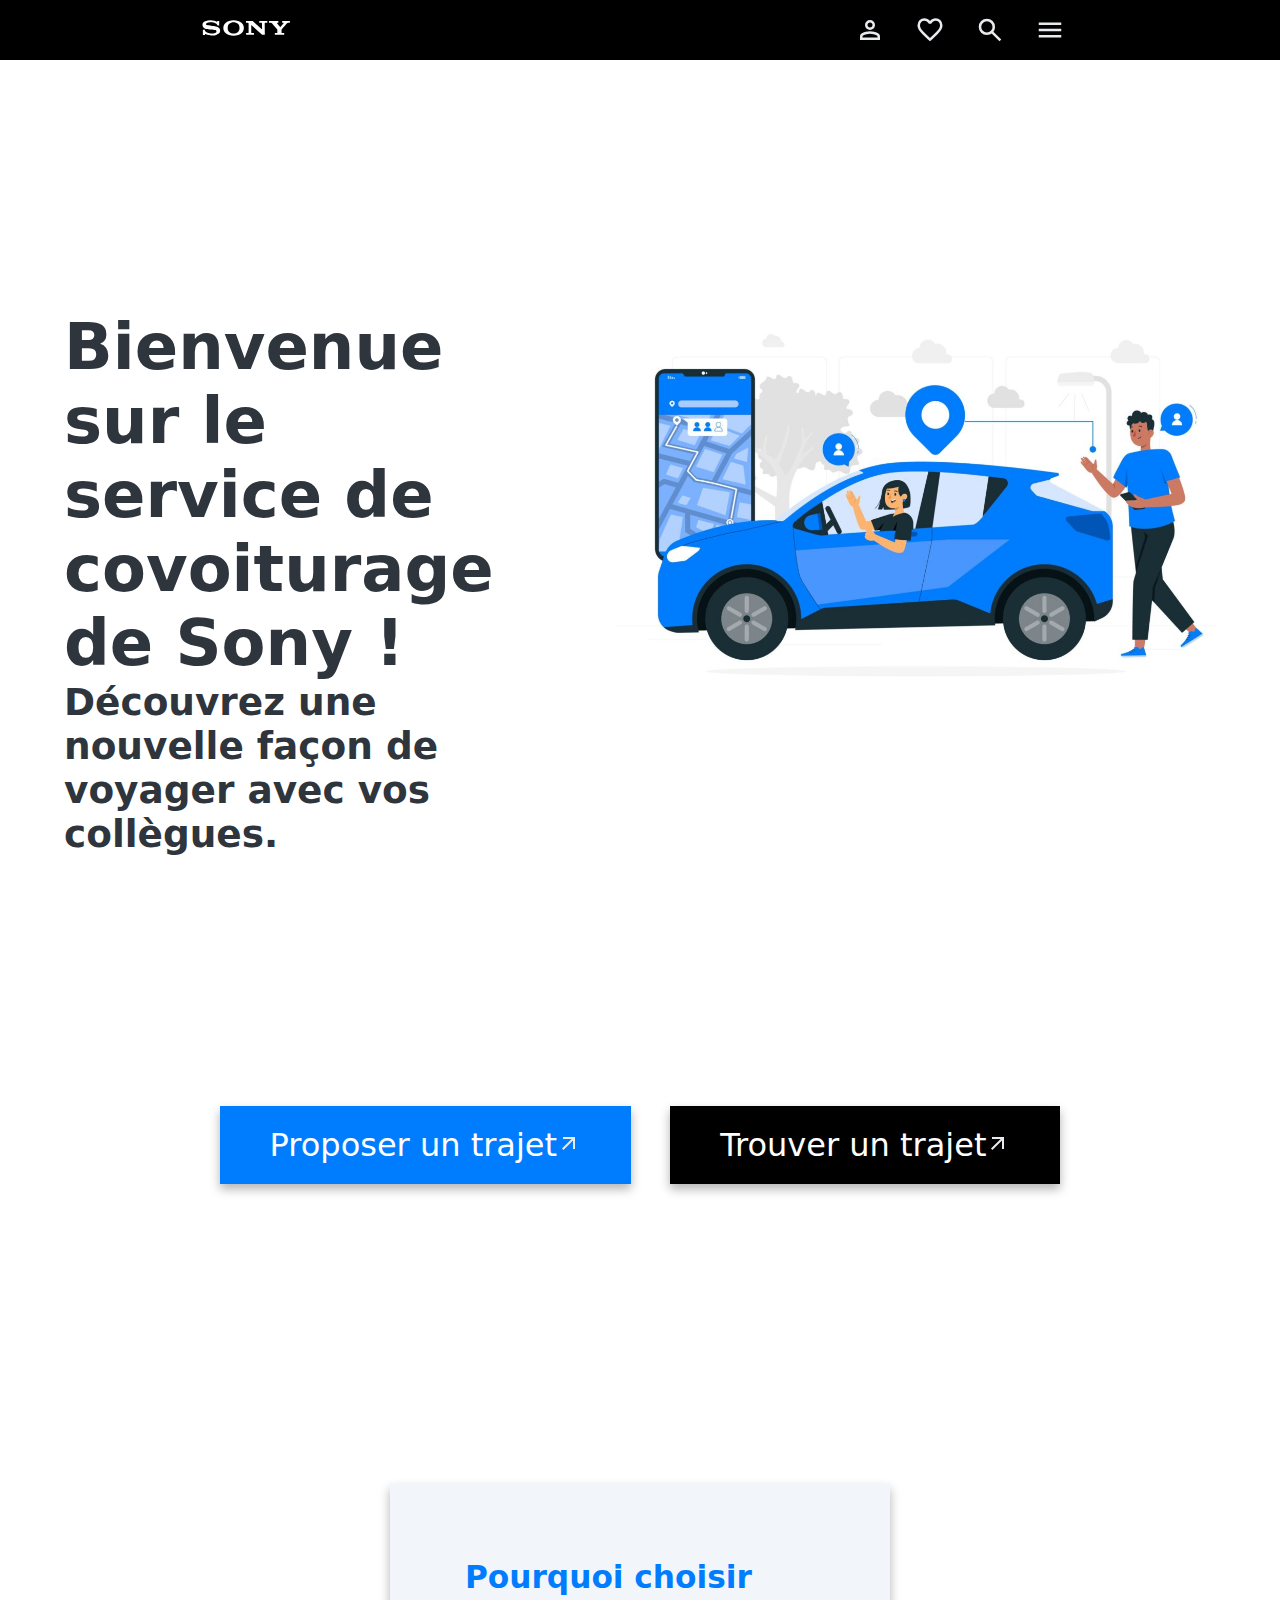
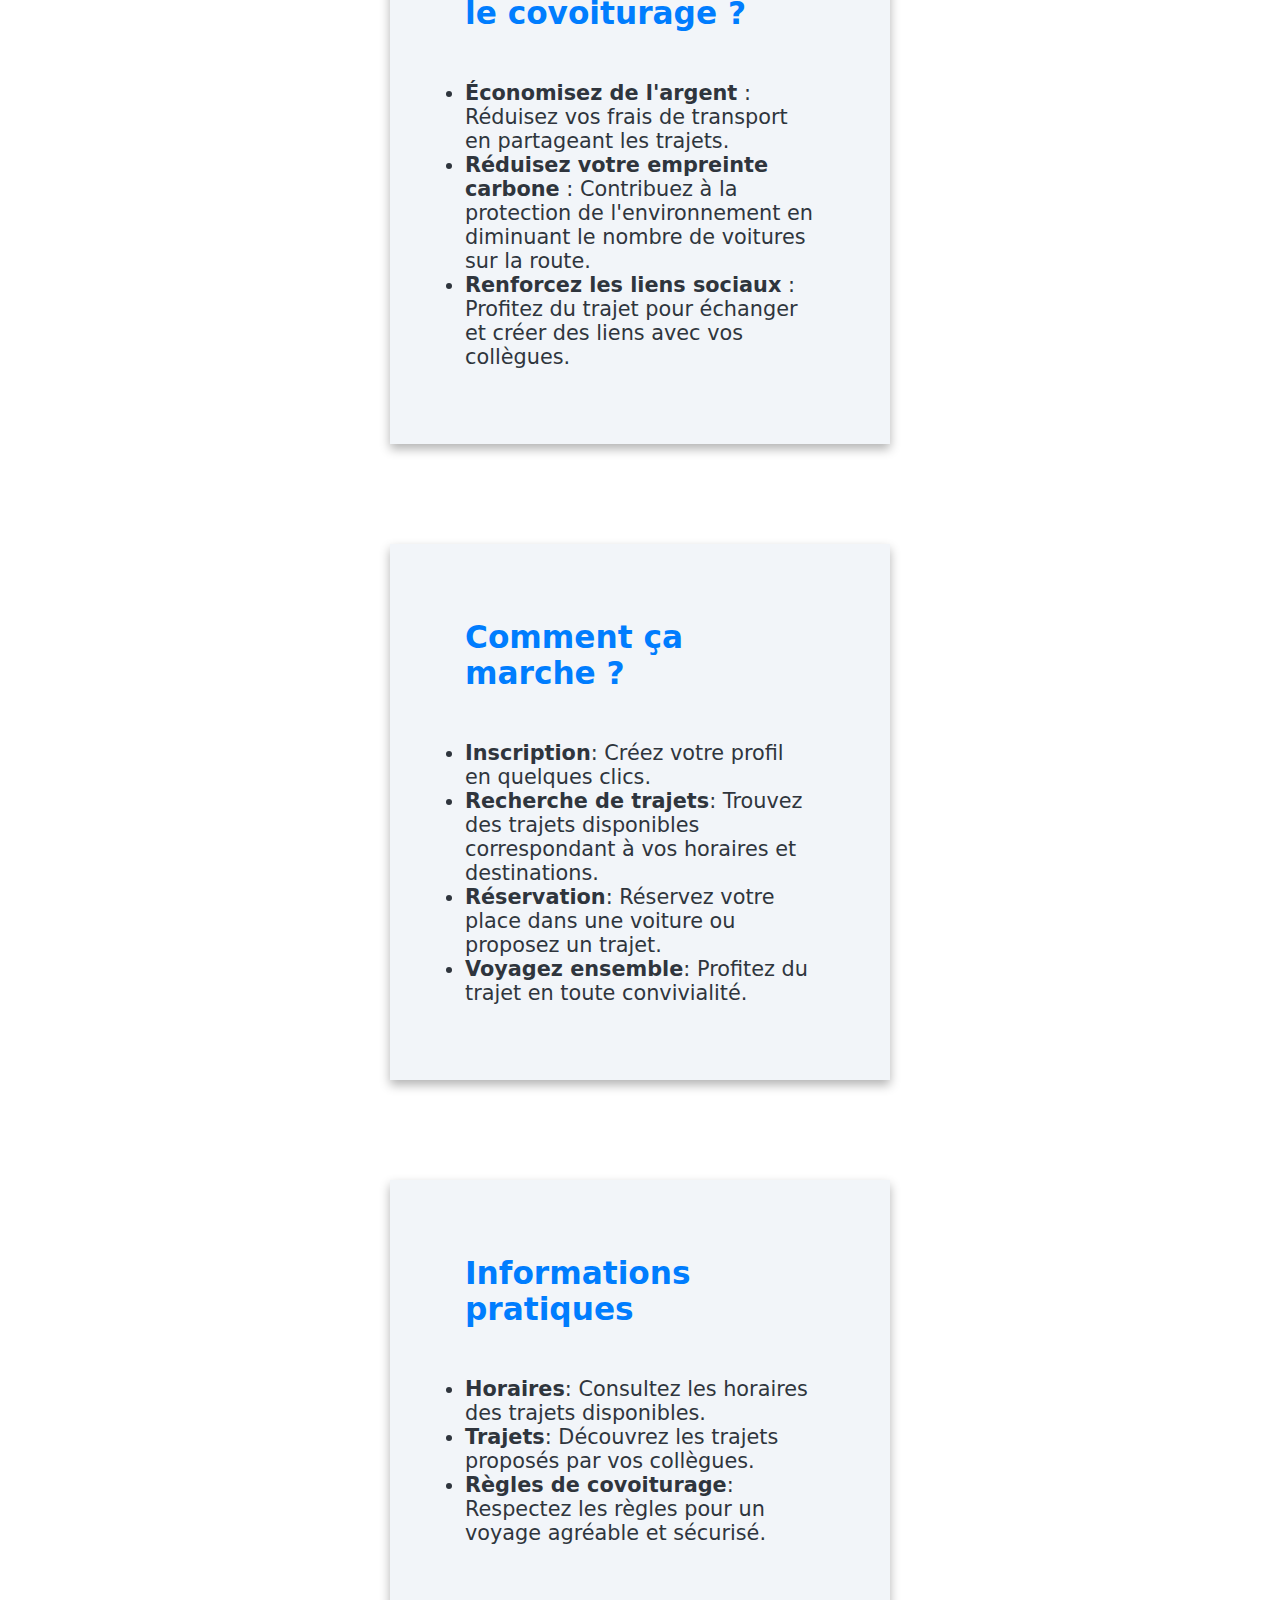
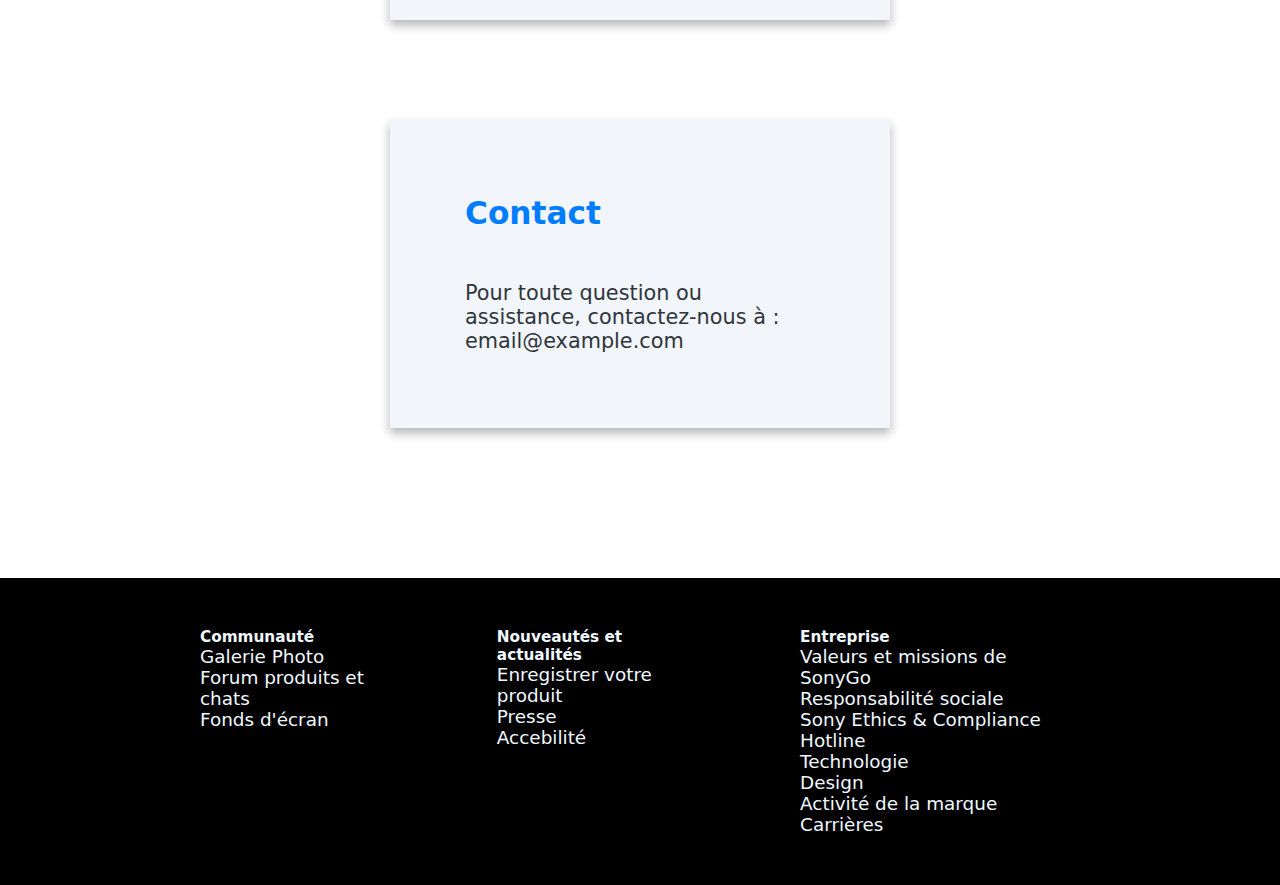
<file: index.html>
<!DOCTYPE html>
<html lang="fr">
<head>
    <meta charset="UTF-8">
    <meta name="viewport" content="width=device-width, initial-scale=1.0">
    <title>SonyGo</title>
    <link rel="stylesheet" href="css/style.css">
    <link rel="stylesheet" href="css/navBarre.css">
    <link rel="icon" href="img/png/logo1-removebg-preview.png">
</head>
<body>
    <header class="navbarre">
        <div class="logo">
            <a href="index.html"><img src="img/svg/sony-logo.svg" alt="Logo SonyGo"></a>
        </div>
        <div class="lien">
            <a href="connexion.html"><img src="img/svg/person_24dp_E8EAED_FILL0_wght400_GRAD0_opsz24.svg" alt="Profil"></a>
            <a href="Favorie"><img src="img/svg/favorite_24dp_E8EAED_FILL0_wght400_GRAD0_opsz24.svg" alt="Favorie"></a>
            <a href="Recherche"><img src="img/svg/search_24dp_E8EAED_FILL0_wght400_GRAD0_opsz24.svg" alt="Recherche"></a>
            <a href="Menu"><img src="img/svg/menu_24dp_E8EAED_FILL0_wght400_GRAD0_opsz24.svg" alt="Menu"></a>
        </div>
    </header>

    <main>
        <header>
            <div>
                <h1>Bienvenue sur le service de covoiturage de Sony !</h1>
                <h3>Découvrez une nouvelle façon de voyager avec vos collègues.</h3>
            </div>
                <img class="photo" src="img/jpeg/cocovoit.jpg" alt="">
        </header>
        <div class="btnNav">
            <a href="proposerTrajet.html">Proposer un trajet<img src="img/svg/arrow_outward_24dp_E8EAED_FILL0_wght400_GRAD0_opsz24.svg" alt=""></a>
            <a href="trouverTrajet.html">Trouver un trajet<img src="img/svg/arrow_outward_24dp_E8EAED_FILL0_wght400_GRAD0_opsz24.svg" alt=""></a>
        </div>
        <div class="ensembleCarte">
            <section>
                <div class="contenu">
                    <h2>Pourquoi choisir le covoiturage ?</h2>
                    <ul>
                        <li><b>Économisez de l'argent</b> : Réduisez vos frais de transport en partageant les trajets.</li>
                        <li><b>Réduisez votre empreinte carbone</b> : Contribuez à la protection de l'environnement en diminuant le nombre de voitures sur la route.</li>
                        <li><b>Renforcez les liens sociaux</b> : Profitez du trajet pour échanger et créer des liens avec vos collègues.</li>
                    </ul>
                </div>
            </section>
            <section>
                <div class="contenu">
                    <h2>Comment ça marche ?</h2>
                    <ul>
                        <li><b>Inscription</b>: Créez votre profil en quelques clics.</li>
                        <li><b>Recherche de trajets</b>: Trouvez des trajets disponibles correspondant à vos horaires et destinations.</li>
                        <li><b>Réservation</b>: Réservez votre place dans une voiture ou proposez un trajet.</li>
                        <li><b>Voyagez ensemble</b>: Profitez du trajet en toute convivialité.</li>
                    </ul>
                </div>
            </section>
            <section>
                <div class="contenu">
                    <h2>Informations pratiques</h2>
                    <ul>
                        <li><b>Horaires</b>: Consultez les horaires des trajets disponibles.</li>
                        <li><b>Trajets</b>: Découvrez les trajets proposés par vos collègues.</li>
                        <li><b>Règles de covoiturage</b>: Respectez les règles pour un voyage agréable et sécurisé.</li>
                    </ul>
                </div>
            </section>
            <section>
                <div class="contenu">
                    <h2>Contact</h2>
                    <p>Pour toute question ou assistance, contactez-nous à : email@example.com</p>
                </div>
            </section>
        </div>
    </main>
    <footer>
        <section>
            <h5>Communauté</h5>
            <ul>
                <li>Galerie Photo</li>
                <li>Forum produits et chats</li>
                <li>Fonds d'écran</li>
            </ul>
        </section>
        <section>
            <h5>Nouveautés et actualités</h5>
            <ul>
                <li>Enregistrer votre produit</li>
                <li>Presse</li>
                <li>Accebilité</li>
            </ul>
        </section>
        <section>
            <h5>Entreprise</h5>
            <ul>
                <li>Valeurs et missions de SonyGo</li>
                <li>Responsabilité sociale</li>
                <li>Sony Ethics & Compliance Hotline</li>
                <li>Technologie</li>
                <li>Design</li>
                <li>Activité de la marque</li>
                <li>Carrières</li>
            </ul>
        </section>
    </footer>
</body>
</html>
</file>
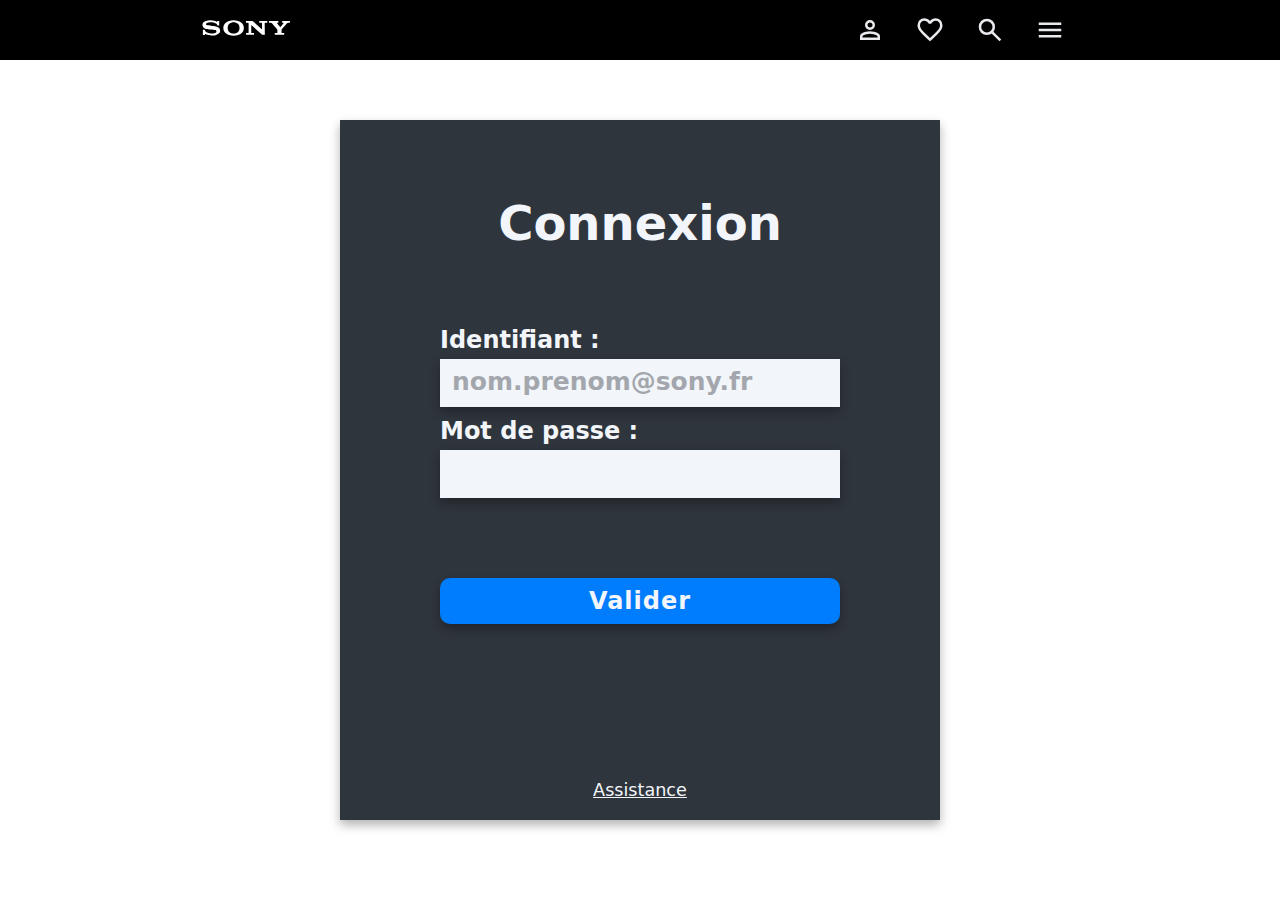
<file: connexion.html>
<!DOCTYPE html>
<html lang="fr">
<head>
    <meta charset="UTF-8">
    <meta name="viewport" content="width=device-width, initial-scale=1.0">
    <title>SonyGo</title>
    <link rel="stylesheet" href="css/navBarre.css">
    <link rel="stylesheet" href="css/connexion.css">
    <link rel="icon" href="img/png/logo1-removebg-preview.png">
</head>
<body>
    <header class="navbarre">
        <div class="logo">
            <a href="index.html"><img src="img/svg/sony-logo.svg" alt="Logo SonyGo"></a>
        </div>
        <div class="lien">
            <a href="connexion.html"><img src="img/svg/person_24dp_E8EAED_FILL0_wght400_GRAD0_opsz24.svg" alt="Profil"></a>
            <a href="Favorie"><img src="img/svg/favorite_24dp_E8EAED_FILL0_wght400_GRAD0_opsz24.svg" alt="Favorie"></a>
            <a href="Recherche"><img src="img/svg/search_24dp_E8EAED_FILL0_wght400_GRAD0_opsz24.svg" alt="Recherche"></a>
            <a href="Menu"><img src="img/svg/menu_24dp_E8EAED_FILL0_wght400_GRAD0_opsz24.svg" alt="Menu"></a>
        </div>
    </header>
    <main>
        <div class="carte">
            <h2>Connexion</h2>
                <form method="get">
                    <label for="email">Identifiant :</label>
                    <input type="email" name="email" id="email" placeholder="nom.prenom@sony.fr" required>
                    <label for="mdp">Mot de passe :</label>
                    <input type="password" name="mdp" id="mpd" placeholder="" required>
                    <input type="submit" value="Valider">
                </form>    
            <a href="assistance">Assistance</a>
        </div>
    </main>
</body>
</file>
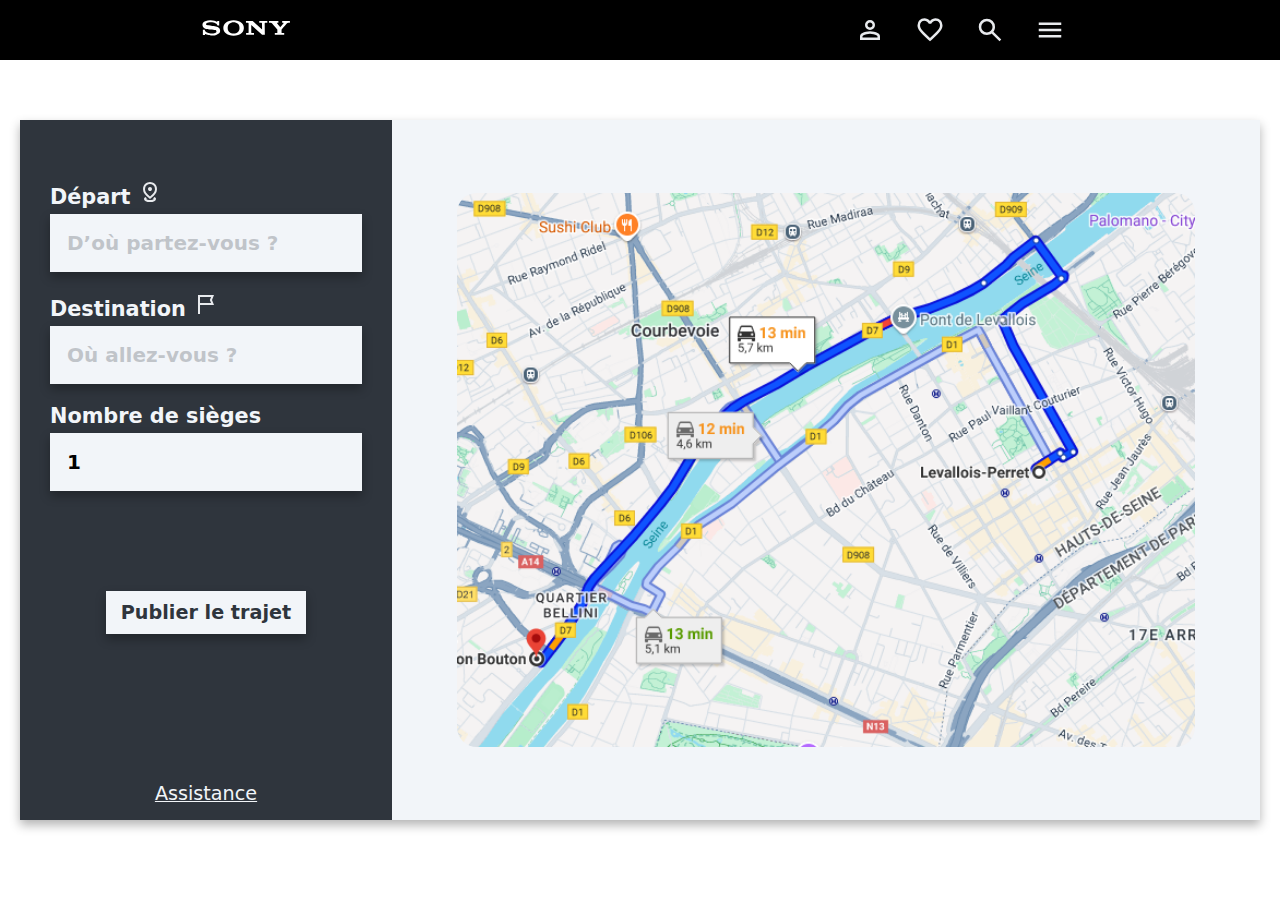
<file: proposerTrajet.html>
<!DOCTYPE html>
<html lang="fr">
<head>
    <meta charset="UTF-8">
    <meta name="viewport" content="width=device-width, initial-scale=1.0">
    <title>SonyGo</title>
    <link rel="stylesheet" href="css/navBarre.css">
    <link rel="stylesheet" href="css/proposerTrajet.css">
    <link rel="icon" href="img/png/logo1-removebg-preview.png">
</head>
<body>
    <header class="navbarre">
        <div class="logo">
            <a href="index.html"><img src="img/svg/sony-logo.svg" alt="Logo SonyGo"></a>
        </div>
        <div class="lien">
            <a href="connexion.html"><img src="img/svg/person_24dp_E8EAED_FILL0_wght400_GRAD0_opsz24.svg" alt="Profil"></a>
            <a href="Favorie"><img src="img/svg/favorite_24dp_E8EAED_FILL0_wght400_GRAD0_opsz24.svg" alt="Favorie"></a>
            <a href="Recherche"><img src="img/svg/search_24dp_E8EAED_FILL0_wght400_GRAD0_opsz24.svg" alt="Recherche"></a>
            <a href="Menu"><img src="img/svg/menu_24dp_E8EAED_FILL0_wght400_GRAD0_opsz24.svg" alt="Menu"></a>
        </div>
    </header>
        <main>
            <div class="contenu">
                <div class="gauche">
                    <form method="get">
                        <div class="inputStyle">
                            <label for="depart">Départ <img src="img/svg/distance_24dp_E8EAED_FILL0_wght400_GRAD0_opsz24.svg" alt=""></label>
                            <input name="depart" id="depart" type="text" placeholder="D’où partez-vous ?">
                        </div>
                        <div class="inputStyle">
                            <label for="destination">Destination <img src="img/svg/flag_2_24dp_E8EAED_FILL0_wght400_GRAD0_opsz24.svg" alt=""></label>
                            <input name="destination" id="destination" type="text" placeholder="Où allez-vous ?">
                        </div>
                        <div class="inputStyle">
                            <label for="siege">Nombre de sièges</label>
                            <input type="number" id="siege" name="siege" min="1" max="7" value="1">
                        </div>
                    </form>
                    <button>Publier le trajet</button>
                    <a href="">Assistance</a>
                </div>
                <div class="droite">
                    <img src="img/png/exempleTrajet.png" alt="trajet ">
                </div>
            </div>
        </main>
</body>
</file>
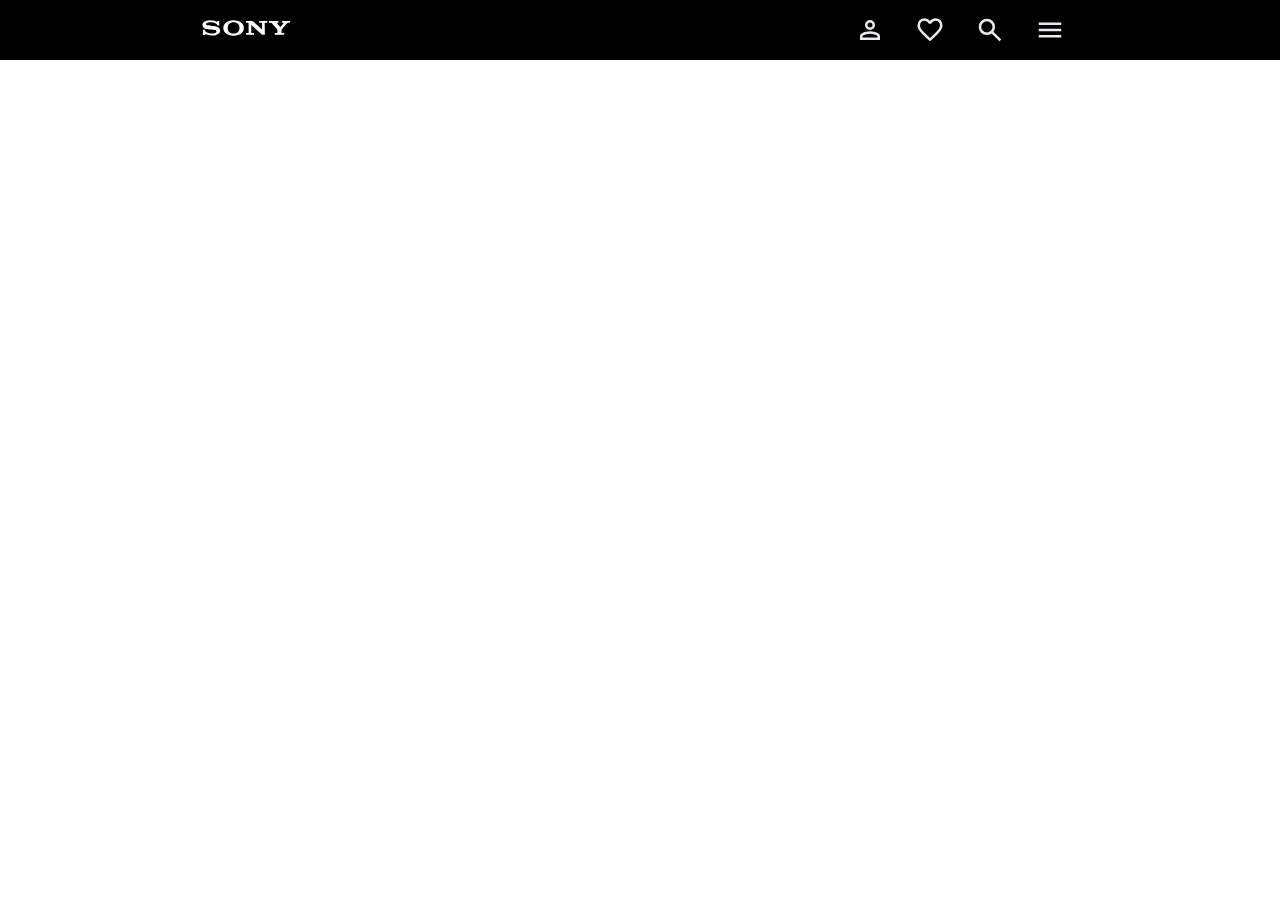
<file: trouverTrajet.html>
<!DOCTYPE html>
<html lang="fr">
<head>
    <meta charset="UTF-8">
    <meta name="viewport" content="width=device-width, initial-scale=1.0">
    <title>SonyGo</title>
    <link rel="stylesheet" href="css/navBarre.css">
    <link rel="stylesheet" href="">
    <link rel="icon" href="img/png/logo1-removebg-preview.png">
</head>
<body>
    <header class="navbarre">
        <div class="logo">
            <a href="index.html"><img src="img/svg/sony-logo.svg" alt="Logo SonyGo"></a>
        </div>
        <div class="lien">
            <a href="connexion.html"><img src="img/svg/person_24dp_E8EAED_FILL0_wght400_GRAD0_opsz24.svg" alt="Profil"></a>
            <a href="Favorie"><img src="img/svg/favorite_24dp_E8EAED_FILL0_wght400_GRAD0_opsz24.svg" alt="Favorie"></a>
            <a href="Recherche"><img src="img/svg/search_24dp_E8EAED_FILL0_wght400_GRAD0_opsz24.svg" alt="Recherche"></a>
            <a href="Menu"><img src="img/svg/menu_24dp_E8EAED_FILL0_wght400_GRAD0_opsz24.svg" alt="Menu"></a>
        </div>
    </header>   
</body>
</file>
<file: css/style.css>
main {
    color: #2f353d;
    display: flex;
    flex-direction: column;
    justify-content: center;
    align-items: center;
}

main header{
    margin: 250px 0px;
    width: 90%;
    font-size: 2em;
    display: flex;
}

main header .photo {
    max-height: 400px;
    padding-left: 100px;
}

main .btnNav {
    width: 100%;
    display: flex;
    justify-content: space-around;
    align-items: center;
    padding: 0px 200px;
    margin-bottom: 150px;
}

main .btnNav a {
    padding: 20px 50px;
    font-size: 2em;
    text-decoration: none;
    color: white;
    box-shadow: 0px 5px 10px rgba(0, 0, 0, 0.3);
    cursor: pointer;
    transition: 1s ease;
    animation: bounce 5s infinite;
}

main .btnNav a:hover {
    transform: scale(1.1);
    transition: 1s ease;
}

main .btnNav a:nth-child(1) {
    background: #007dfe;
}

main .btnNav a:nth-child(2) {
    background: black;
}

main .ensembleCarte {
    display: flex;
    flex-wrap: wrap;
    justify-content: center;
    width: 80%;
    gap: 100px;
    margin: 150px 0;
}

main .ensembleCarte section {
    background-color: #f2f5f9;
    color: #2f353d;
    padding: 75px;
    font-size: 1.3em;
    box-shadow: 0px 5px 10px rgba(0, 0, 0, 0.3);
    width: 500px;
}

main .ensembleCarte section h2 {
    color: #007dfe;
    font-size: 1.5em;
    min-width: 40%;
    padding-right: 50px;
    padding-bottom: 50px;
}

footer {
    background-color: black;
    height: auto;
    padding: 50px 200px;
    color: aliceblue;
    display: flex;
    justify-content: center;
    flex-direction: row;
    gap: 100px;
    font-size: 1.15em;
}

footer li {
    list-style: none;
    transition: 0.2s ease-in-out;
}

footer li:hover {
    color: gray;
    transition: 0.2s ease-in-out;
}

@media screen and (max-width: 1200px) {
    .navbarre {
        padding: 0 100px;
    }

    main header{
        flex-direction: column;
        align-items: center;

    }

    main header .photo {
        padding-left: 0px;
        max-width: 100%;
        height: auto;
    }

    main .btnNav {
        flex-direction: column;
        padding: 50px;
    }
    main .btnNav a {
        margin: 20px;
    }

    main .ensembleCarte section .contenu {
        flex-direction: column;
    }

    footer {
        flex-direction: column;
    }
}
</file>
<file: css/navBarre.css>
* {
    padding: 0;
    margin: 0;
    box-sizing: border-box;
    font-family: system-ui, -apple-system, BlinkMacSystemFont, 'Segoe UI', Roboto, Oxygen, Ubuntu, Cantarell, 'Open Sans', 'Helvetica Neue', sans-serif;
}

.navbarre {
    background-color: black;
    height: 60px;
    display: flex;
    align-items: center;
    justify-content: space-between;
    padding: 0 200px;
}

.navbarre .logo img {
    height: 20px;
}

.navbarre .lien {
    display: flex;
    justify-content: center;
    align-items: center;    
    height: 100%;
}

.navbarre .lien a { 
    height: 100%;
}

.navbarre .lien img{
    height: 100%;
    transition: 0.4s ease-in-out;
    padding: 15px;
}

.navbarre .lien img:hover {
    background-color: gray;
    transition: 0.3s ease-in-out;
}

@media screen and (max-width: 1200px) {
    .navbarre {
        padding: 0 100px;
    }
}

@media screen and (max-width: 600px) {
    .navbarre {
        padding: 0 10px;
    }
}

@media screen and (max-width: 460px) {
    .navbarre {
        padding: 0 0;
    }


}
</file>
<file: css/connexion.css>
* {
    padding: 0;
    margin: 0;
    box-sizing: border-box;
    font-family: system-ui, -apple-system, BlinkMacSystemFont, 'Segoe UI', Roboto, Oxygen, Ubuntu, Cantarell, 'Open Sans', 'Helvetica Neue', sans-serif;
}

main {
    display: flex;
    justify-content: center;
    align-items: center;
}

main .carte {
    background-color: #2f353d;
    height: 700px;
    width: 600px;
    box-shadow: 0px 5px 10px rgba(0, 0, 0, 0.3);
    display: flex;
    flex-direction: column;
    align-items: center;
    position: relative;
    padding: 0 100px;
    margin: 60px;
}

main .carte h2{
    color: #f2f5f9;
    font-size: 3em;
    padding: 75px 0;
}

main .carte form {
    display: flex;
    flex-direction: column;
    width: 100%;
}

main .carte form label {
    color: #f2f5f9;
    font-weight: bold;
    font-size: 1.5em;
    margin-bottom: 5px;
}

main .carte form input {
    padding: 10px 40px 10px 10px;
    background-color: #f2f5f9;
    border-color: #f2f5f9;
    border-width: 2px;
    border-style: solid;
    outline: none;
    box-shadow: 0px 5px 10px rgba(0, 0, 0, 0.3);
    transition: 0.3s ease;
    margin-bottom: 10px;
    font-size: 1.25em;
    font-weight: 600;
    color: #2f353d;
}

main .carte form input::placeholder {
    font-size: 1.25em;
    color: #2f353d;
    font-weight: 600;
    opacity: 40%;

}

main .carte form input:focus {
    border-color: #007dfe;
    border-radius: 10px;
    transform: scale(1.05);
    transition: 0.3s ease;
}

main .carte form input:last-child {
    margin-top: 70px;
    background-color: #007dfe;
    border-color: #007dfe;
    border-radius: 10px;
    padding: 7px 40px;
    font-size: 1.50em;
    font-weight: bold;
    letter-spacing: 1px;
    color: #f2f5f9;
}

main .carte form input:last-child:hover {
    transform: scale(1.1);
    cursor: pointer;
    color: #2f353d;
}

main .carte a {
    position: absolute;
    bottom: 20px;
    color: #f2f5f9;
    font-size: 1.1em;
}
</file>
<file: css/proposerTrajet.css>
main {
    display: flex;
    justify-content: center;
    align-items: center;
}

main .contenu {
    background-color: #f2f5f9;
    height: 700px;
    width: 1300px;
    display: flex;
    align-items: center;
    margin: 60px 20px 20px 20px;
    box-shadow: 0px 5px 10px rgba(0, 0, 0, 0.3);
}

main .contenu .gauche {
    background-color: #2f353d;
    height: 100%;
    width: 30%;
    display: flex;
    flex-direction: column;
    justify-content: start;
    align-items: center;
    padding: 60px 30px;
    position: relative;
}

main .contenu .gauche .inputStyle {
    position: relative;
    display: flex;
    flex-direction: column;
    align-items: start;
}

main .contenu .gauche .inputStyle label {
    font-size: 1.3em;
    font-weight: 600;
    color: #f2f5f9;
    margin-bottom: 5px;
}

main .contenu .gauche .inputStyle input::placeholder{
    color: #2f353d;
    opacity: 25%;
}

main .contenu .gauche .inputStyle input {
    box-shadow: 0px 5px 10px rgba(0, 0, 0, 0.3);
    background-color: #f2f5f9;
    width: 100%;
    padding: 15px;
    outline: none;
    border-width: 2px;
    border-style: solid;
    border-color: #f2f5f9;
    font-weight: bold;
    font-size: 1.25em;
    display: block;
    margin-bottom: 20px;
    transition: 0.3s ease;
}

main .contenu .gauche button {
    box-shadow: 0px 5px 10px rgba(0, 0, 0, 0.3);
    font-size: 1.2em;
    margin-top: 80px;
    background-color: #f2f5f9;
    color: #2f353d;
    font-weight: bolder;
    border: none;
    padding: 10px 15px;
    cursor: pointer;
    transition: 0.3s ease;
}

main .contenu .gauche input:focus {
    border-color: #007dfe;
    border-radius: 10px;
    transition: 0.3s ease;
}

main .contenu .gauche button:hover {
    transform: scale(1.05);
    transition: 0.3s ease;
}

main .contenu .gauche a {
    position: absolute;
    bottom: 15px;
    color: #f2f5f9;
    font-size: larger;
}

main .contenu .droite {
    width: 70%;
    display: flex;
    justify-content: center;
    align-items: center;
}

main .contenu .droite img {
    width: 85%;
    height: auto;
    border-radius: 20px;
}

@media screen and (max-width: 1080px) {
    main .contenu {
        flex-direction: column;
        height: auto;
    }

    main .contenu .gauche {
        width: 100%;
    }

    main .contenu .droite img {
        margin: 20px 0;
    }
}
</file>
